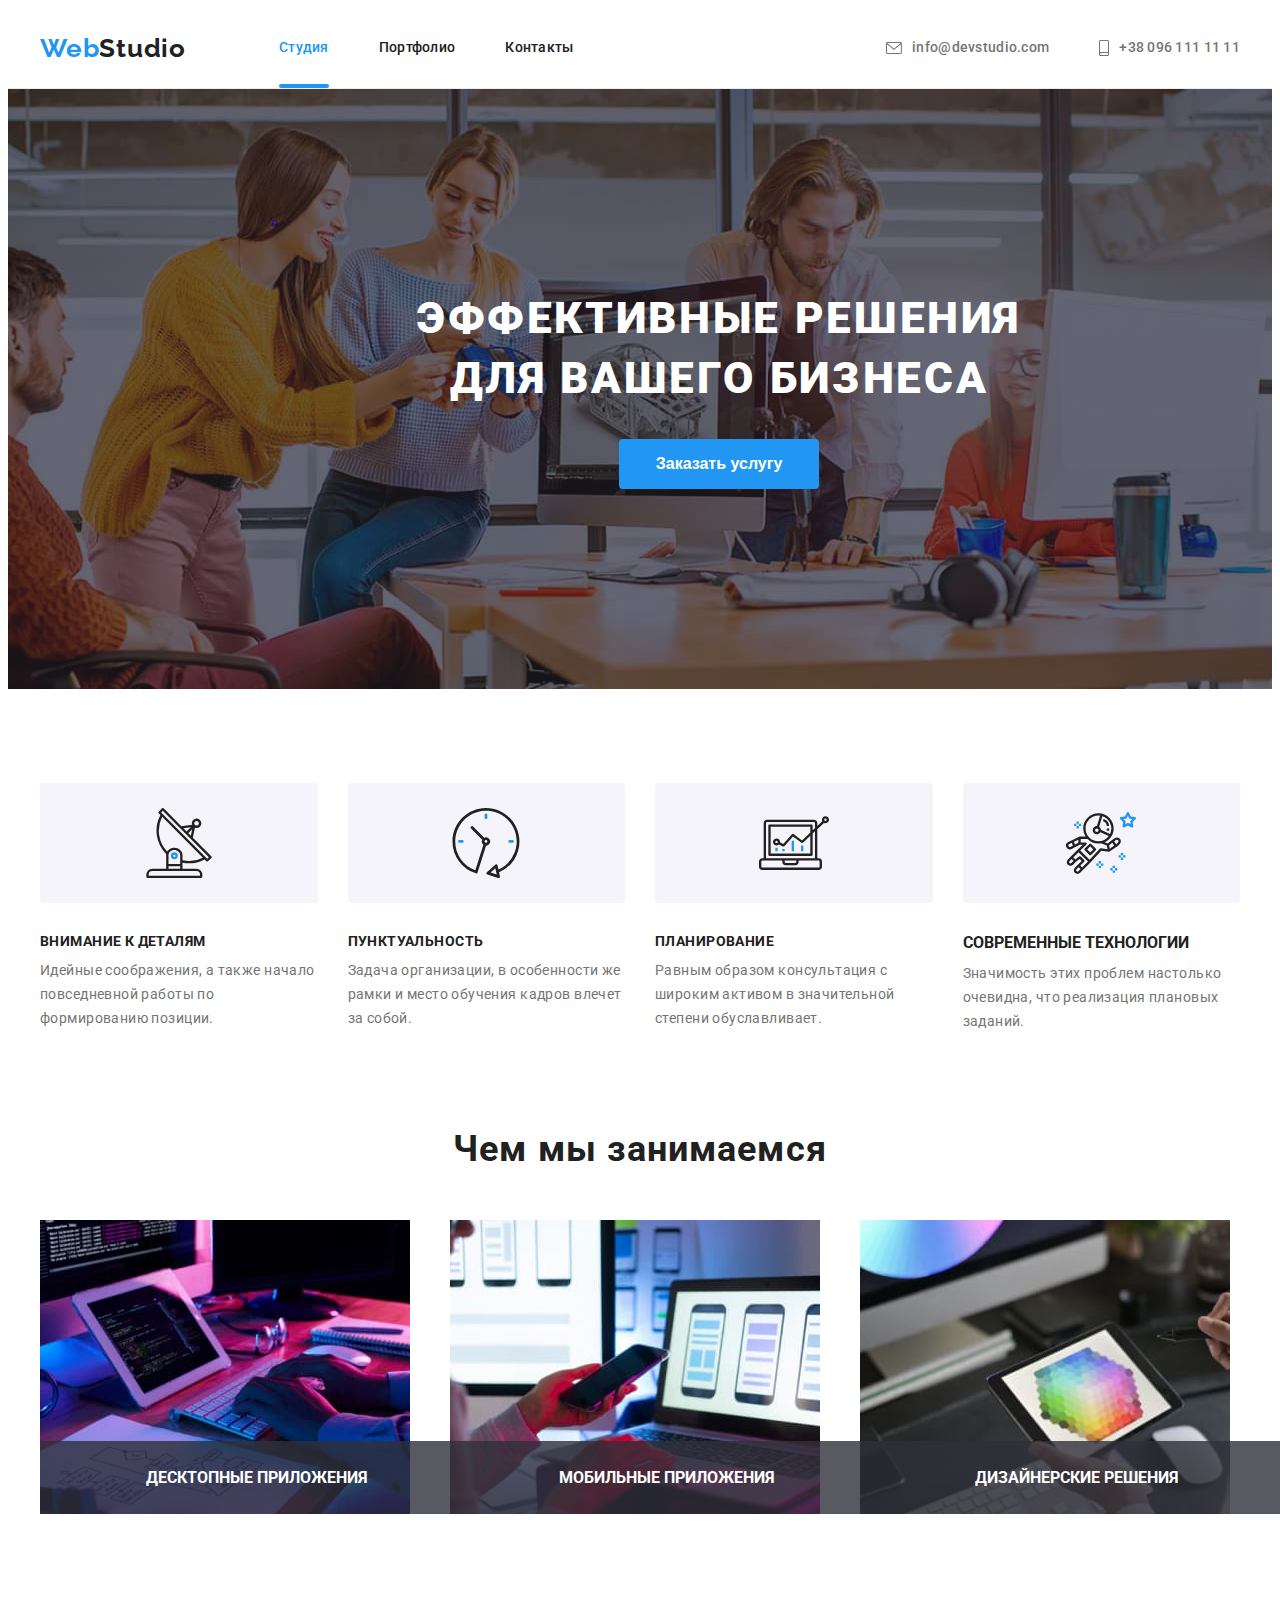
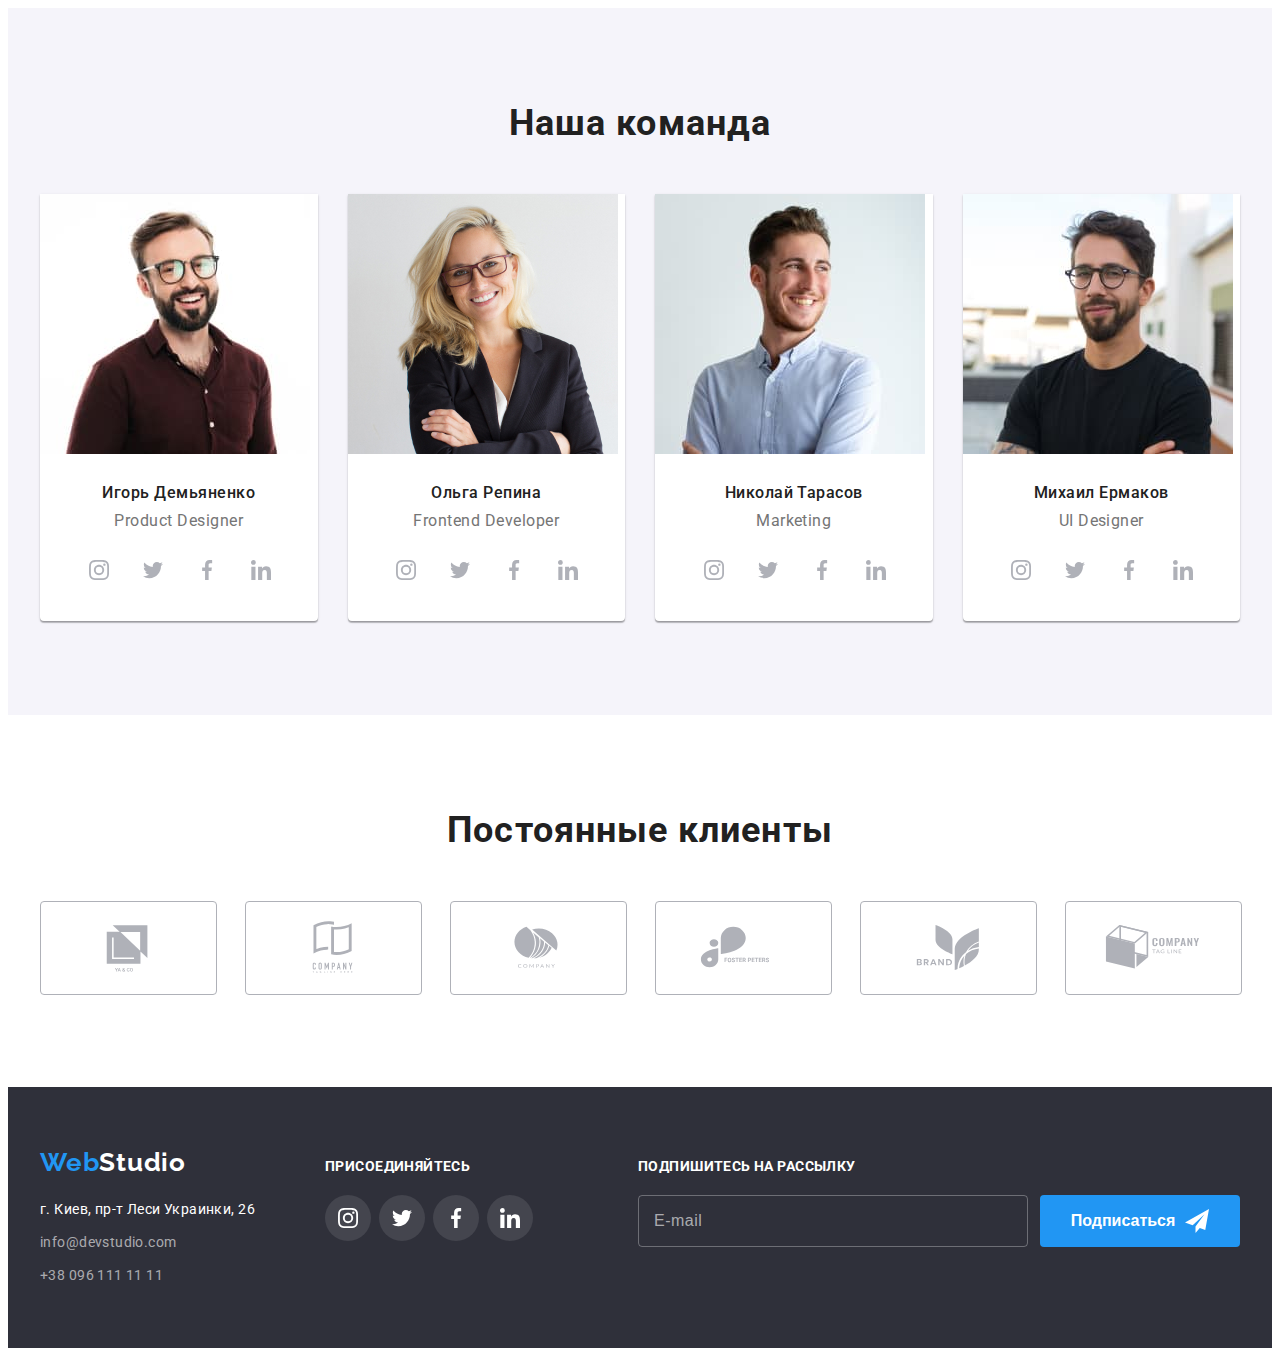
<file: index.html>
<!DOCTYPE html>
<html lang="ru">
  <head>
    <meta charset="UTF-8" />
    <meta http-equiv="X-UA-Compatible" content="IE=edge" />
    <meta name="viewport" content="width=device-width, initial-scale=1.0" />
    <title>Студия</title>
    <link rel="preconnect" href="https://fonts.googleapis.com" />
    <link rel="preconnect" href="https://fonts.gstatic.com" crossorigin />
    <link
      href="https://fonts.googleapis.com/css2?family=Raleway:wght@700&family=Roboto:wght@400;500;700;900&display=swap"
      rel="stylesheet"
    />
    <link
      rel="stylesheet"
      href="https://cdnjs.cloudflare.com/ajax/libs/modern-normalize/1.1.0/modern-normalize.min.css"
      integrity="sha512-wpPYUAdjBVSE4KJnH1VR1HeZfpl1ub8YT/NKx4PuQ5NmX2tKuGu6U/JRp5y+Y8XG2tV+wKQpNHVUX03MfMFn9Q=="
      crossorigin="anonymous"
      referrerpolicy="no-referrer"
    />
    <link rel="stylesheet" href="./css/main.min.css" />
  </head>
  <body>
    <!--________________________ Хедер_______________________________________-->
    <header class="header">
      <div class="container header__container">
        <a href="./index.html" class="logo header__logo link"
          >Web<span class="logo--black">Studio</span></a
        >
        <nav class="navigation">
          <ul class="navigation__list list">
            <li class="navigation__item">
              <a href="./index.html" class="navigation__link current link"
                >Студия</a
              >
            </li>
            <li class="navigation__item">
              <a href="./portfolio.html" class="navigation__link link"
                >Портфолио</a
              >
            </li>
            <li class="navigation__item">
              <a href="" class="navigation__link link">Контакты</a>
            </li>
          </ul>
        </nav>

        <ul class="contacts list">
          <li class="contacts__item">
            <a href="mailto:info@devstudio.com" class="contacts__link link"
              ><svg class="icon contacts__icon" width="16" height="12">
                <use href="./images/icon.svg#icon-envelope"></use></svg
              >info@devstudio.com</a
            >
          </li>
          <li class="contacts__item">
            <a href="tel:+380961111111" class="contacts__link link">
              <svg class="icon contacts__icon" width="10" height="16">
                <use href="./images/icon.svg#icon-smartphone"></use></svg
              >+38 096 111 11 11</a
            >
          </li>
        </ul>

        <button class="btn btn-menu-open" type="button" data-menu-open>
          <svg class="menu__icon-open" width="40" height="40" data-menu-open>
            <use href="./images/icon.svg#icon-menu"></use>
          </svg>
        </button>
      </div>

      <!--_________________ Мобильное меню ________________-->
      <div class="mobile-menu" data-menu>
        <div class="mobile-container">
          <div class="mobile-menu-top">
            <button class="btn btn-menu-close" type="button" data-menu-close>
              <svg
                class="menu__icon-close"
                width="40"
                height="40"
                data-menu-close
              >
                <use href="./images/icon.svg#icon-close-menu"></use>
              </svg>
            </button>
            <nav class="mob-navigation">
              <ul class="mob-navigation__list list">
                <li class="mob-navigation__item">
                  <a
                    href="./index.html"
                    class="mob-navigation__link current link"
                    >Студия</a
                  >
                </li>
                <li class="mob-navigation__item">
                  <a href="./portfolio.html" class="mob-navigation__link link"
                    >Портфолио</a
                  >
                </li>
                <li class="mob-navigation__item">
                  <a href="" class="mob-navigation__link link">Контакты</a>
                </li>
              </ul>
            </nav>
          </div>
          <div class="mobile-menu-bottom">
            <ul class="mob-contacts list">
              <li class="mob-contacts__item">
                <a href="tel:+380961111111" class="mob-contacts__link link">
                  +38 096 111 11 11</a
                >
              </li>
              <li class="mob-contacts__item">
                <a
                  href="mailto:info@devstudio.com"
                  class="mob-contacts__link link"
                  >info@devstudio.com</a
                >
              </li>
            </ul>

            <ul class="mob-socials list">
              <li class="mob-socials__item">
                <a href="" class="mob-socials__link link">Instagram</a>
              </li>
              <li class="mob-socials__item">
                <a href="" class="mob-socials__link link">Twitter</a>
              </li>
              <li class="mob-socials__item">
                <a href="" class="mob-socials__link link">Facebook</a>
              </li>
              <li class="mob-socials__item">
                <a href="" class="mob-socials__link link">LinkedIn</a>
              </li>
            </ul>
          </div>
        </div>
      </div>
    </header>

    <main>
      <!--__________________________Герой ____________________________-->
      <section class="hero">
        <div class="container">
          <h1 class="hero__title">
            Эффективные решения <br />
            для вашего бизнеса
          </h1>
          <button
            class="button--center button btn"
            type="button"
            data-modal-open
          >
            Заказать услугу
          </button>
        </div>
      </section>

      <!--________________________ Преимущества ______________________-->
      <section class="section features">
        <div class="container">
          <h2 class="visually-hidden">Преимущества</h2>
          <ul class="card-set features__list list">
            <li class="card-set-item features__item">
              <div class="features__wrapper">
                <svg class="icon features__icon" width="70" height="70">
                  <use href="./images/icon.svg#icon-antenna"></use>
                </svg>
              </div>
              <h3 class="features__title item-title">Внимание к деталям</h3>
              <p class="features__text">
                Идейные соображения, а также начало повседневной работы по
                формированию позиции.
              </p>
            </li>
            <li class="card-set-item features__item">
              <div class="features__wrapper">
                <svg class="icon features__icon" width="70" height="70">
                  <use href="./images/icon.svg#icon-clock"></use>
                </svg>
              </div>
              <h3 class="features__title item-title">Пунктуальность</h3>
              <p class="features__text">
                Задача организации, в особенности же рамки и место обучения
                кадров влечет за собой.
              </p>
            </li>
            <li class="card-set-item features__item">
              <div class="features__wrapper">
                <svg class="icon features__icon" width="70" height="70">
                  <use href="./images/icon.svg#icon-diagram"></use>
                </svg>
              </div>
              <h3 class="features__title item-title">Планирование</h3>
              <p class="features__text">
                Равным образом консультация с широким активом в значительной
                степени обуславливает.
              </p>
            </li>
            <li class="card-set-item features__item">
              <div class="features__wrapper">
                <svg class="icon features__icon" width="70" height="70">
                  <use href="./images/icon.svg#icon-astronaut"></use>
                </svg>
              </div>
              <h3 class="features__title">Современные технологии</h3>
              <p class="features__text">
                Значимость этих проблем настолько очевидна, что реализация
                плановых заданий.
              </p>
            </li>
          </ul>
        </div>
      </section>
      <!--______________________ Чем мы занимаемся______________________-->
      <section class="section doing">
        <div class="container">
          <h2 class="section-title doing__header">Чем мы занимаемся</h2>
          <ul class="card-set doing__list list">
            <li class="card-set-item doing__item">
              <picture>
                <source
                  srcset="./images/main1.jpg 1x, ./images/main1@2x.jpg 2x"
                  media="(min-width: 1200px)"
                />
                <img
                  src="./images/main1.jpg"
                  alt="our-gualities-1"
                  width="370"
                />
              </picture>
              <h3 class="doing__title">Десктопные приложения</h3>
            </li>
            <li class="card-set-item doing__item">
              <picture>
                <source
                  srcset="./images/main2.jpg 1x, ./images/main2@2x.jpg 2x"
                  media="(min-width: 1200px)"
                />
                <img
                  src="./images/main2.jpg"
                  alt="our-gualities-2"
                  width="370"
                />
              </picture>

              <h3 class="doing__title">Мобильные приложения</h3>
            </li>
            <li class="card-set-item doing__item">
              <picture>
                <source
                  srcset="./images/main3.jpg 1x, ./images/main3@2x.jpg 2x"
                  media="(min-width: 1200px)"
                />
                <img
                  src="./images/main3.jpg"
                  alt="our-gualities-3"
                  width="370"
                />
              </picture>
              <h3 class="doing__title">Дизайнерские решения</h3>
            </li>
          </ul>
        </div>
      </section>
      <!--_______________________Наша команда ______________________________-->
      <section class="section team">
        <div class="container">
          <h2 class="section-title team__header">Наша команда</h2>
          <ul class="card-set team__list list">
            <li class="card-set-item team__item">
              <picture>
                <source
                  srcset="
                    ./images/photo1_mobile.jpg    1x,
                    ./images/photo1_mobile@2x.jpg 2x
                  "
                  media="(max-width: 767px)"
                />
                <source
                  srcset="
                    ./images/photo1_tablet.jpg    1x,
                    ./images/photo1_tablet@2x.jpg 2x
                  "
                  media="(max-width: 1199px)"
                />
                <source
                  srcset="
                    ./images/photo1_desktop.jpg    1x,
                    ./images/photo1_desktop@2x.jpg 2x
                  "
                  media="(min-width: 1200px)"
                />
                <img src="./images/photo1_mobile.jpg" alt="team-member-1" />
              </picture>
              <div class="team__info">
                <h3 class="team__title">Игорь Демьяненко</h3>
                <p class="team__text">Product Designer</p>
                <ul class="socials list">
                  <li class="socials__item">
                    <a href="" class="socials__link link">
                      <svg class="socials__icon" width="20" height="20">
                        <use href="./images/icon.svg#icon-instagram"></use>
                      </svg>
                    </a>
                  </li>
                  <li class="socials__item">
                    <a href="" class="socials__link link">
                      <svg class="socials__icon" width="20" height="20">
                        <use href="./images/icon.svg#icon-twitter"></use>
                      </svg>
                    </a>
                  </li>
                  <li class="socials__item">
                    <a href="" class="socials__link link">
                      <svg class="socials__icon" width="20" height="20">
                        <use href="./images/icon.svg#icon-facebook"></use>
                      </svg>
                    </a>
                  </li>
                  <li class="socials__item">
                    <a href="" class="socials__link link">
                      <svg class="socials__icon" width="20" height="20">
                        <use href="./images/icon.svg#icon-linkedin"></use>
                      </svg>
                    </a>
                  </li>
                </ul>
              </div>
            </li>
            <li class="card-set-item team__item">
              <picture>
                <source
                  srcset="
                    ./images/photo2_mobile.jpg    1x,
                    ./images/photo2_mobile@2x.jpg 2x
                  "
                  media="(max-width: 767px)"
                />
                <source
                  srcset="
                    ./images/photo2_tablet.jpg    1x,
                    ./images/photo2_tablet@2x.jpg 2x
                  "
                  media="(max-width: 1199px)"
                />
                <source
                  srcset="
                    ./images/photo2_desktop.jpg    1x,
                    ./images/photo2_desktop@2x.jpg 2x
                  "
                  media="(min-width: 1200px)"
                />
                <img src="./images/photo2_mobile.jpg" alt="team-member-2" />
              </picture>

              <div class="team__info">
                <h3 class="team__title">Ольга Репина</h3>
                <p class="team__text">Frontend Developer</p>
                <ul class="socials list">
                  <li class="socials__item">
                    <a href="" class="socials__link link">
                      <svg class="socials__icon" width="20" height="20">
                        <use href="./images/icon.svg#icon-instagram"></use>
                      </svg>
                    </a>
                  </li>
                  <li class="socials__item">
                    <a href="" class="socials__link link">
                      <svg class="socials__icon" width="20" height="20">
                        <use href="./images/icon.svg#icon-twitter"></use>
                      </svg>
                    </a>
                  </li>
                  <li class="socials__item">
                    <a href="" class="socials__link link">
                      <svg class="socials__icon" width="20" height="20">
                        <use href="./images/icon.svg#icon-facebook"></use>
                      </svg>
                    </a>
                  </li>
                  <li class="socials__item">
                    <a href="" class="socials__link link">
                      <svg class="socials__icon" width="20" height="20">
                        <use href="./images/icon.svg#icon-linkedin"></use>
                      </svg>
                    </a>
                  </li>
                </ul>
              </div>
            </li>
            <li class="card-set-item team__item">
              <picture>
                <source
                  srcset="
                    ./images/photo3_mobile.jpg    1x,
                    ./images/photo3_mobile@2x.jpg 2x
                  "
                  media="(max-width: 767px)"
                />
                <source
                  srcset="
                    ./images/photo3_tablet.jpg    1x,
                    ./images/photo3_tablet@2x.jpg 2x
                  "
                  media="(max-width: 1199px)"
                />
                <source
                  srcset="
                    ./images/photo3_desktop.jpg    1x,
                    ./images/photo3_desktop@2x.jpg 2x
                  "
                  media="(min-width: 1200px)"
                />
                <img src="./images/photo3_mobile.jpg" alt="team-member-3" />
              </picture>

              <div class="team__info">
                <h3 class="team__title">Николай Тарасов</h3>
                <p class="team__text">Marketing</p>
                <ul class="socials list">
                  <li class="socials__item">
                    <a href="" class="socials__link link">
                      <svg class="socials__icon" width="20" height="20">
                        <use href="./images/icon.svg#icon-instagram"></use>
                      </svg>
                    </a>
                  </li>
                  <li class="socials__item">
                    <a href="" class="socials__link link">
                      <svg class="socials__icon" width="20" height="20">
                        <use href="./images/icon.svg#icon-twitter"></use>
                      </svg>
                    </a>
                  </li>
                  <li class="socials__item">
                    <a href="" class="socials__link link">
                      <svg class="socials__icon" width="20" height="20">
                        <use href="./images/icon.svg#icon-facebook"></use>
                      </svg>
                    </a>
                  </li>
                  <li class="socials__item">
                    <a href="" class="socials__link link">
                      <svg class="socials__icon" width="20" height="20">
                        <use href="./images/icon.svg#icon-linkedin"></use>
                      </svg>
                    </a>
                  </li>
                </ul>
              </div>
            </li>
            <li class="card-set-item team__item">
              <picture>
                <source
                  srcset="
                    ./images/photo4_mobile.jpg    1x,
                    ./images/photo4_mobile@2x.jpg 2x
                  "
                  media="(max-width: 767px)"
                />
                <source
                  srcset="
                    ./images/photo4_tablet.jpg    1x,
                    ./images/photo4_tablet@2x.jpg 2x
                  "
                  media="(max-width: 1199px)"
                />
                <source
                  srcset="
                    ./images/photo4_desktop.jpg    1x,
                    ./images/photo4_desktop@2x.jpg 2x
                  "
                  media="(min-width: 1200px)"
                />
                <img src="./images/photo4_mobile.jpg" alt="team-member-4" />
              </picture>

              <div class="team__info">
                <h3 class="team__title">Михаил Ермаков</h3>
                <p class="team__text">UI Designer</p>
                <ul class="socials list">
                  <li class="socials__item">
                    <a href="" class="socials__link link">
                      <svg class="socials__icon" width="20" height="20">
                        <use href="./images/icon.svg#icon-instagram"></use>
                      </svg>
                    </a>
                  </li>
                  <li class="socials__item">
                    <a href="" class="socials__link link">
                      <svg class="socials__icon" width="20" height="20">
                        <use href="./images/icon.svg#icon-twitter"></use>
                      </svg>
                    </a>
                  </li>
                  <li class="socials__item">
                    <a href="" class="socials__link link">
                      <svg class="socials__icon" width="20" height="20">
                        <use href="./images/icon.svg#icon-facebook"></use>
                      </svg>
                    </a>
                  </li>
                  <li class="socials__item">
                    <a href="" class="socials__link link">
                      <svg class="socials__icon" width="20" height="20">
                        <use href="./images/icon.svg#icon-linkedin"></use>
                      </svg>
                    </a>
                  </li>
                </ul>
              </div>
            </li>
          </ul>
        </div>
      </section>

      <!-- _________________________Постоянные клиенты_________________________ -->
      <section class="clients section">
        <div class="container">
          <h2 class="clients__header section-title">Постоянные клиенты</h2>
          <ul class="card-set clients__list list">
            <li class="card-set-item clients__item">
              <a href="" class="clients__link link">
                <svg class="clients__icon" width="106" height="60">
                  <use href="./images/icon.svg#icon-logo-1"></use>
                </svg>
              </a>
            </li>
            <li class="card-set-item clients__item">
              <a href="" class="clients__link link">
                <svg class="clients__icon" width="106" height="60">
                  <use href="./images/icon.svg#icon-logo-2"></use>
                </svg>
              </a>
            </li>
            <li class="card-set-item clients__item">
              <a href="" class="clients__link link">
                <svg class="clients__icon" width="106" height="60">
                  <use href="./images/icon.svg#icon-logo-3"></use>
                </svg>
              </a>
            </li>
            <li class="card-set-item clients__item">
              <a href="" class="clients__link link">
                <svg class="clients__icon" width="106" height="60">
                  <use href="./images/icon.svg#icon-logo-4"></use>
                </svg>
              </a>
            </li>
            <li class="card-set-item clients__item">
              <a href="" class="clients__link link">
                <svg class="clients__icon" width="106" height="60">
                  <use href="./images/icon.svg#icon-logo-5"></use>
                </svg>
              </a>
            </li>
            <li class="card-set-item clients__item">
              <a href="" class="clients__link link">
                <svg class="clients__icon" width="106" height="60">
                  <use href="./images/icon.svg#icon-logo-6"></use>
                </svg>
              </a>
            </li>
          </ul>
        </div>
      </section>
    </main>
    <!--____________________________ Футер ___________________________________-->
    <footer class="footer">
      <div class="container footer__container">
        <div class="footer__content">
          <div class="footer__info">
            <a href="./index.html" class="logo footer__logo link"
              >Web<span class="logo--white">Studio</span></a
            >
            <address class="footer__address">
              г. Киев, пр-т Леси Украинки, 26
              <ul class="footer__list list">
                <li class="footer__item">
                  <a href="mailto:info@devstudio.com" class="footer__link link"
                    >info@devstudio.com</a
                  >
                </li>
                <li class="footer__item">
                  <a href="tel:+380961111111" class="footer__link link"
                    >+38 096 111 11 11</a
                  >
                </li>
              </ul>
            </address>
          </div>

          <div class="footer__socials">
            <b class="footer__text">Присоединяйтесь</b>
            <ul class="socials list">
              <li class="socials__item">
                <a href="" class="socials__link link">
                  <svg class="socials__icon" width="20" height="20">
                    <use href="./images/icon.svg#icon-instagram"></use>
                  </svg>
                </a>
              </li>
              <li class="socials__item">
                <a href="" class="socials__link link">
                  <svg class="socials__icon" width="20" height="20">
                    <use href="./images/icon.svg#icon-twitter"></use>
                  </svg>
                </a>
              </li>
              <li class="socials__item">
                <a href="" class="socials__link link">
                  <svg class="socials__icon" width="20" height="20">
                    <use href="./images/icon.svg#icon-facebook"></use>
                  </svg>
                </a>
              </li>
              <li class="socials__item">
                <a href="" class="socials__link link">
                  <svg class="socials__icon" width="20" height="20">
                    <use href="./images/icon.svg#icon-linkedin"></use>
                  </svg>
                </a>
              </li>
            </ul>
          </div>
        </div>

        <div class="footer__subscribe">
          <form class="form-subscribe">
            <b class="form-subscribe__title footer__text"
              >Подпишитесь на рассылку</b
            >
            <div class="form-subscribe__wrapper">
              <input
                type="email"
                name="email"
                placeholder="E-mail"
                class="form-subscribe__input"
              />
              <button type="submit" class="btn button form-subscribe__btn">
                Подписаться
                <svg class="form-subscribe__icon" width="24" height="24">
                  <use href="./images/icon.svg#icon-send"></use>
                </svg>
              </button>
            </div>
          </form>
        </div>
      </div>
    </footer>

    <!-- ___________________Модальное окно_____________________ -->
    <div class="backdrop is-hidden" data-modal>
      <div class="modal">
        <button class="btn modal__btn" type="button" data-modal-close>
          <svg class="modal__icon" width="18" height="18" data-modal-close>
            <use href="./images/icon.svg#icon-btn-close"></use>
          </svg>
        </button>

        <b class="modal__header">Оставьте свои данные, мы вам перезвоним</b>

        <form class="form" name="modal-form" autocomplete="on" novalidate>
          <div class="form__field">
            <label class="form__label" for="username">Имя</label>
            <div class="form__wrap">
              <input
                class="form__input"
                type="text"
                name="username"
                required
                id="username"
              />
              <svg class="form__icon" width="18" height="18">
                <use href="./images/icon.svg#icon-person"></use>
              </svg>
            </div>
          </div>

          <div class="form__field">
            <label class="form__label" for="phone-number">Телефон</label>
            <div class="form__wrap">
              <input
                class="form__input"
                type="tel"
                name="phone-number"
                required
                id="phone-number"
              />
              <svg class="form__icon" width="18" height="18">
                <use href="./images/icon.svg#icon-phone"></use>
              </svg>
            </div>
          </div>

          <div class="form__field">
            <label class="form__label" for="email">Почта</label>
            <div class="form__wrap">
              <input class="form__input" type="email" name="email" id="email" />
              <svg class="form__icon" width="18" height="18">
                <use href="./images/icon.svg#icon-email"></use>
              </svg>
            </div>
          </div>

          <div class="form__comment">
            <label class="form__label" for="comment">Комментарий </label>
            <div class="form__wrap">
              <textarea
                class="form__textarea"
                name="comment"
                placeholder="Введите текст"
                id="comment"
              ></textarea>
            </div>
          </div>

          <div class="form__check">
            <input
              class="form__check-input visually-hidden"
              type="checkbox"
              name="privacy"
              id="privacy"
              value="true"
            />

            <label class="form__check-lable" for="privacy">
              <span class="form__custom-check">
                <svg class="form__check-icon" width="11" height="8">
                  <use href="./images/icon.svg#icon-check"></use>
                </svg>
              </span>
              <span class="text-privacy"
                >Соглашаюсь с рассылкой и принимаю&nbsp;
                <a href="" class="form__link link" target="_blank">
                  Условия договора</a
                ></span
              >
            </label>
          </div>

          <button class="button btn" type="submit">Отправить</button>
        </form>
      </div>
    </div>

    <script src="./js/modal.js"></script>
    <script src="./js/mobile-menu.js"></script>
  </body>
</html>
</file>
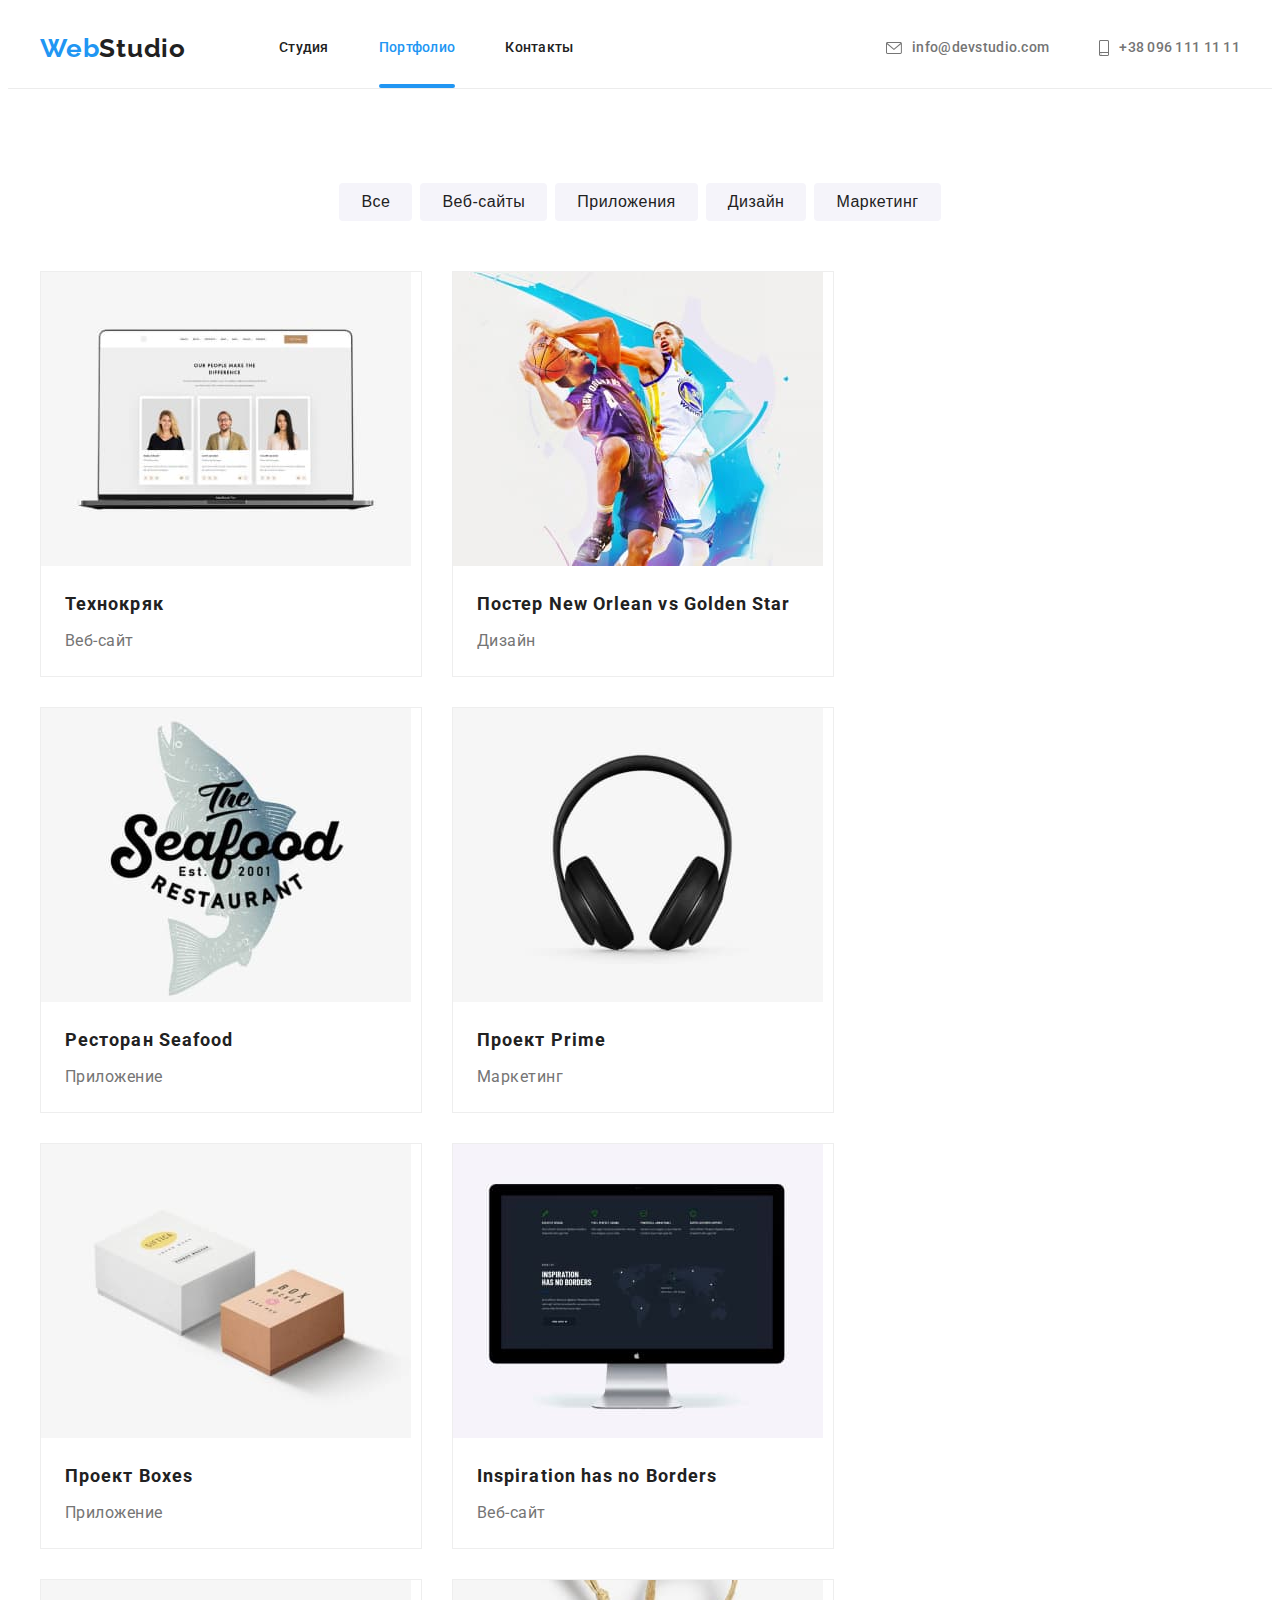
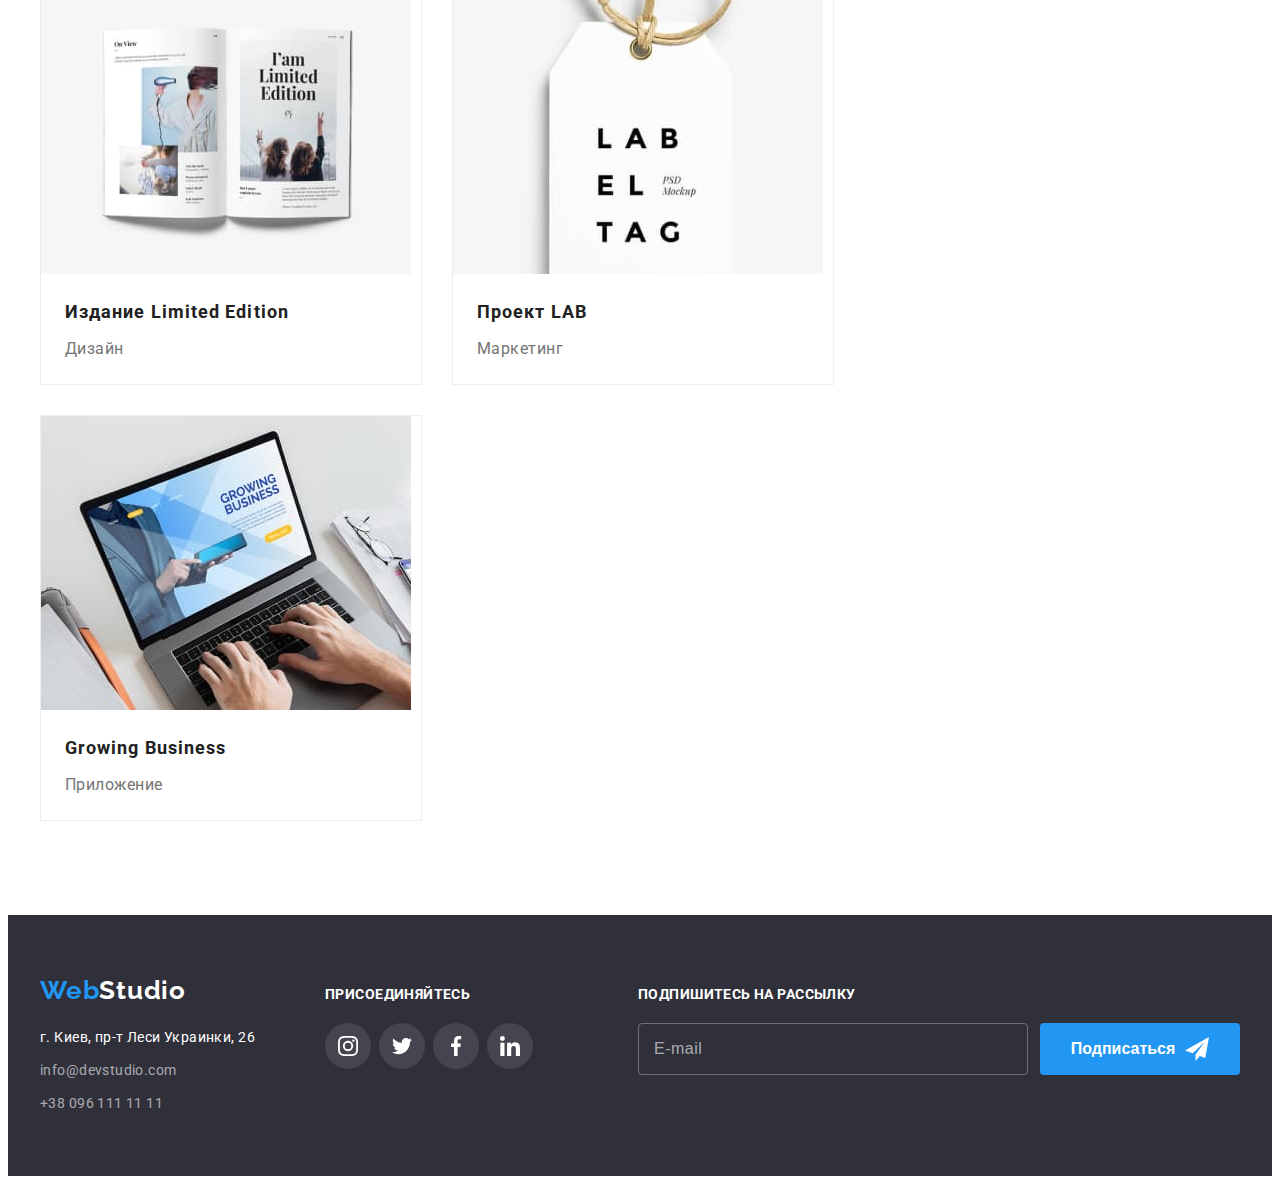
<file: portfolio.html>
<!DOCTYPE html>
<html lang="ru">
  <head>
    <meta charset="UTF-8" />
    <meta http-equiv="X-UA-Compatible" content="IE=edge" />
    <meta name="viewport" content="width=device-width, initial-scale=1.0" />
    <title>Портфолио</title>
    <link rel="preconnect" href="https://fonts.googleapis.com" />
    <link rel="preconnect" href="https://fonts.gstatic.com" crossorigin />
    <link
      href="https://fonts.googleapis.com/css2?family=Raleway:wght@700&family=Roboto:wght@400;500;700;900&display=swap"
      rel="stylesheet"
    />
    <link
      rel="stylesheet"
      href="https://cdnjs.cloudflare.com/ajax/libs/modern-normalize/1.1.0/modern-normalize.min.css"
      integrity="sha512-wpPYUAdjBVSE4KJnH1VR1HeZfpl1ub8YT/NKx4PuQ5NmX2tKuGu6U/JRp5y+Y8XG2tV+wKQpNHVUX03MfMFn9Q=="
      crossorigin="anonymous"
      referrerpolicy="no-referrer"
    />
    <link rel="stylesheet" href="./css/main.min.css" />
  </head>
  <body>
    <!--__________________________ Хедер ________________________________-->
    <header class="header">
      <div class="container header__container">
        <a href="./index.html" class="logo header__logo link"
          >Web<span class="logo--black">Studio</span></a
        >
        <nav class="navigation">
          <ul class="navigation__list list">
            <li class="navigation__item">
              <a href="./index.html" class="navigation__link link">Студия</a>
            </li>
            <li class="navigation__item">
              <a href="./portfolio.html" class="navigation__link current link"
                >Портфолио</a
              >
            </li>
            <li class="navigation__item">
              <a href="" class="navigation__link link">Контакты</a>
            </li>
          </ul>
        </nav>

        <ul class="contacts list">
          <li class="contacts__item">
            <a href="mailto:info@devstudio.com" class="contacts__link link"
              ><svg class="icon contacts__icon" width="16" height="12">
                <use href="./images/icon.svg#icon-envelope"></use></svg
              >info@devstudio.com</a
            >
          </li>
          <li class="contacts__item">
            <a href="tel:+380961111111" class="contacts__link link">
              <svg class="icon contacts__icon" width="10" height="16">
                <use href="./images/icon.svg#icon-smartphone"></use></svg
              >+38 096 111 11 11</a
            >
          </li>
        </ul>

        <button class="btn btn-menu-open" type="button" data-menu-open>
          <svg class="menu__icon-open" width="40" height="40" data-menu-open>
            <use href="./images/icon.svg#icon-menu"></use>
          </svg>
        </button>
      </div>

      <!--_________________ Мобильное меню ________________-->
      <div class="mobile-menu" data-menu>
        <div class="mobile-container">
          <div class="mobile-menu-top">
            <button class="btn btn-menu-close" type="button" data-menu-close>
              <svg
                class="menu__icon-close"
                width="40"
                height="40"
                data-menu-close
              >
                <use href="./images/icon.svg#icon-close-menu"></use>
              </svg>
            </button>
            <nav class="mob-navigation">
              <ul class="mob-navigation__list list">
                <li class="mob-navigation__item">
                  <a href="./index.html" class="mob-navigation__link link"
                    >Студия</a
                  >
                </li>
                <li class="mob-navigation__item">
                  <a
                    href="./portfolio.html"
                    class="mob-navigation__link current link"
                    >Портфолио</a
                  >
                </li>
                <li class="mob-navigation__item">
                  <a href="" class="mob-navigation__link link">Контакты</a>
                </li>
              </ul>
            </nav>
          </div>
          <div class="mobile-menu-bottom">
            <ul class="mob-contacts list">
              <li class="mob-contacts__item">
                <a href="tel:+380961111111" class="mob-contacts__link link">
                  +38 096 111 11 11</a
                >
              </li>
              <li class="mob-contacts__item">
                <a
                  href="mailto:info@devstudio.com"
                  class="mob-contacts__link link"
                  >info@devstudio.com</a
                >
              </li>
            </ul>

            <ul class="mob-socials list">
              <li class="mob-socials__item">
                <a href="" class="mob-socials__link link">Instagram</a>
              </li>
              <li class="mob-socials__item">
                <a href="" class="mob-socials__link link">Twitter</a>
              </li>
              <li class="mob-socials__item">
                <a href="" class="mob-socials__link link">Facebook</a>
              </li>
              <li class="mob-socials__item">
                <a href="" class="mob-socials__link link">LinkedIn</a>
              </li>
            </ul>
          </div>
        </div>
      </div>
    </header>

    <main>
      <section class="section projects">
        <div class="container">
          <!--______________________ Фильтр проектов________________________________ -->
          <h1 class="visually-hidden">Наши проекты</h1>
          <ul class="filters list">
            <li class="filters__item">
              <button class="btn filters__btn" type="button">Все</button>
            </li>
            <li class="filters__item">
              <button class="btn filters__btn" type="button">Веб-сайты</button>
            </li>
            <li class="filters__item">
              <button class="btn filters__btn" type="button">Приложения</button>
            </li>
            <li class="filters__item">
              <button class="btn filters__btn" type="button">Дизайн</button>
            </li>
            <li class="filters__item">
              <button class="btn filters__btn" type="button">Маркетинг</button>
            </li>
          </ul>

          <!--________________________Список проектов ____________________________-->
          <ul class="card-set projects list">
            <li class="card-set-item projects__item">
              <a href="" class="projects__link link" target="_blank">
                <div class="projects__thumb">
                  <img src="./images/img1.jpg" alt="Технокряк" width="370" />
                  <p class="projects__overlay-text">
                    Ресурс предлагает комплексные предложения с разным уровнем
                    функционала и сервисов. Все это позволит посетителю получить
                    исчерпывающие сведения о компании или частном лице.
                  </p>
                </div>
                <div class="projects__wrap">
                  <h2 class="projects__title">Технокряк</h2>
                  <p class="projects__group">Веб-сайт</p>
                </div>
              </a>
            </li>
            <li class="card-set-item projects__item">
              <a href="" class="projects__link link" target="_blank">
                <div class="projects__thumb">
                  <img src="./images/img2.jpg" alt="Дизайн" width="370" />
                  <p class="projects__overlay-text">
                    Ресурс предлагает комплексные предложения с разным уровнем
                    функционала и сервисов. Все это позволит посетителю получить
                    исчерпывающие сведения о компании или частном лице.
                  </p>
                </div>
                <div class="projects__wrap">
                  <h2 class="projects__title">
                    Постер New Orlean vs Golden Star
                  </h2>
                  <p class="projects__group">Дизайн</p>
                </div>
              </a>
            </li>
            <li class="card-set-item projects__item">
              <a href="" class="projects__link link" target="_blank">
                <div class="projects__thumb">
                  <img
                    src="./images/img3.jpg"
                    alt="Ресторан Seafood"
                    width="370"
                  />
                  <p class="projects__overlay-text">
                    Ресурс предлагает комплексные предложения с разным уровнем
                    функционала и сервисов. Все это позволит посетителю получить
                    исчерпывающие сведения о компании или частном лице.
                  </p>
                </div>
                <div class="projects__wrap">
                  <h2 class="projects__title">Ресторан Seafood</h2>
                  <p class="projects__group">Приложение</p>
                </div>
              </a>
            </li>
            <li class="card-set-item projects__item">
              <a href="" class="projects__link link" target="_blank">
                <div class="projects__thumb">
                  <img src="./images/img4.jpg" alt="Проект Prime" width="370" />
                  <p class="projects__overlay-text">
                    Ресурс предлагает комплексные предложения с разным уровнем
                    функционала и сервисов. Все это позволит посетителю получить
                    исчерпывающие сведения о компании или частном лице.
                  </p>
                </div>
                <div class="projects__wrap">
                  <h2 class="projects__title">Проект Prime</h2>
                  <p class="projects__group">Маркетинг</p>
                </div>
              </a>
            </li>
            <li class="card-set-item projects__item">
              <a href="" class="projects__link link" target="_blank">
                <div class="projects__thumb">
                  <img src="./images/img5.jpg" alt="Проект Boxes" width="370" />
                  <p class="projects__overlay-text">
                    Ресурс предлагает комплексные предложения с разным уровнем
                    функционала и сервисов. Все это позволит посетителю получить
                    исчерпывающие сведения о компании или частном лице.
                  </p>
                </div>
                <div class="projects__wrap">
                  <h2 class="projects__title">Проект Boxes</h2>
                  <p class="projects__group">Приложение</p>
                </div>
              </a>
            </li>
            <li class="card-set-item projects__item">
              <a href="" class="projects__link link" target="_blank">
                <div class="projects__thumb">
                  <img
                    src="./images/img6.jpg"
                    alt="Inspiration has no Borders"
                    width="370"
                  />
                  <p class="projects__overlay-text">
                    Ресурс предлагает комплексные предложения с разным уровнем
                    функционала и сервисов. Все это позволит посетителю получить
                    исчерпывающие сведения о компании или частном лице.
                  </p>
                </div>
                <div class="projects__wrap">
                  <h2 class="projects__title">Inspiration has no Borders</h2>
                  <p class="projects__group">Веб-сайт</p>
                </div>
              </a>
            </li>
            <li class="card-set-item projects__item">
              <a href="" class="projects__link link" target="_blank">
                <div class="projects__thumb">
                  <img
                    src="./images/img7.jpg"
                    alt="Издание Limited Edition"
                    width="370"
                  />
                  <p class="projects__overlay-text">
                    Ресурс предлагает комплексные предложения с разным уровнем
                    функционала и сервисов. Все это позволит посетителю получить
                    исчерпывающие сведения о компании или частном лице.
                  </p>
                </div>
                <div class="projects__wrap">
                  <h2 class="projects__title">Издание Limited Edition</h2>
                  <p class="projects__group">Дизайн</p>
                </div>
              </a>
            </li>
            <li class="card-set-item projects__item">
              <a href="" class="projects__link link" target="_blank">
                <div class="projects__thumb">
                  <img src="./images/img8.jpg" alt="Проект LAB" width="370" />
                  <p class="projects__overlay-text">
                    Ресурс предлагает комплексные предложения с разным уровнем
                    функционала и сервисов. Все это позволит посетителю получить
                    исчерпывающие сведения о компании или частном лице.
                  </p>
                </div>
                <div class="projects__wrap">
                  <h2 class="projects__title">Проект LAB</h2>
                  <p class="projects__group">Маркетинг</p>
                </div>
              </a>
            </li>
            <li class="card-set-item projects__item">
              <a href="" class="projects__link link" target="_blank">
                <div class="projects__thumb">
                  <img
                    src="./images/img9.jpg"
                    alt="Growing Business"
                    width="370"
                  />
                  <p class="projects__overlay-text">
                    Ресурс предлагает комплексные предложения с разным уровнем
                    функционала и сервисов. Все это позволит посетителю получить
                    исчерпывающие сведения о компании или частном лице.
                  </p>
                </div>
                <div class="projects__wrap">
                  <h2 class="projects__title">Growing Business</h2>
                  <p class="projects__group">Приложение</p>
                </div>
              </a>
            </li>
          </ul>
        </div>
      </section>
    </main>

    <!--______________________________ Футер _____________________________________-->

    <footer class="footer">
      <div class="container footer__container">
        <div class="footer__content">
          <div class="footer__info">
            <a href="./index.html" class="logo footer__logo link"
              >Web<span class="logo--white">Studio</span></a
            >
            <address class="footer__address">
              г. Киев, пр-т Леси Украинки, 26
              <ul class="footer__list list">
                <li class="footer__item">
                  <a href="mailto:info@devstudio.com" class="footer__link link"
                    >info@devstudio.com</a
                  >
                </li>
                <li class="footer__item">
                  <a href="tel:+380961111111" class="footer__link link"
                    >+38 096 111 11 11</a
                  >
                </li>
              </ul>
            </address>
          </div>

          <div class="footer__socials">
            <b class="footer__text">Присоединяйтесь</b>
            <ul class="socials list">
              <li class="socials__item">
                <a href="" class="socials__link link">
                  <svg class="socials__icon" width="20" height="20">
                    <use href="./images/icon.svg#icon-instagram"></use>
                  </svg>
                </a>
              </li>
              <li class="socials__item">
                <a href="" class="socials__link link">
                  <svg class="socials__icon" width="20" height="20">
                    <use href="./images/icon.svg#icon-twitter"></use>
                  </svg>
                </a>
              </li>
              <li class="socials__item">
                <a href="" class="socials__link link">
                  <svg class="socials__icon" width="20" height="20">
                    <use href="./images/icon.svg#icon-facebook"></use>
                  </svg>
                </a>
              </li>
              <li class="socials__item">
                <a href="" class="socials__link link">
                  <svg class="socials__icon" width="20" height="20">
                    <use href="./images/icon.svg#icon-linkedin"></use>
                  </svg>
                </a>
              </li>
            </ul>
          </div>
        </div>

        <div class="footer__subscribe">
          <form class="form-subscribe">
            <b class="form-subscribe__title footer__text"
              >Подпишитесь на рассылку</b
            >
            <div class="form-subscribe__wrapper">
              <input
                type="email"
                name="email"
                placeholder="E-mail"
                class="form-subscribe__input"
              />
              <button type="submit" class="btn button form-subscribe__btn">
                Подписаться
                <svg class="form-subscribe__icon" width="24" height="24">
                  <use href="./images/icon.svg#icon-send"></use>
                </svg>
              </button>
            </div>
          </form>
        </div>
      </div>
    </footer>

    <script src="./js/mobile-menu.js"></script>
  </body>
</html>
</file>
<file: css/main.min.css>
:root{--main-font-family: "Roboto", sans-serif;--font-family-logo: "Raleway", sans-serif;--primary-text-color: #757575;--title-text-color: #212121;--secondary-title-color: #ffffff;--accent-color: #2196f3;--primary-bg-color: #ffffff;--secondary-bg-color: #f5f4fa;--card-gap: 30px;--card-item: 3;--color-icon: #afb1b8;--transition: 250ms cubic-bezier(0.4, 0, 0.2, 1)}h1,h2,h3,h4,h5,h6,p{margin:0}ul{margin:0;padding-left:0}img{display:block;max-width:100%;height:auto}a{color:currentColor}.card-set{display:flex;flex-wrap:wrap;gap:var(--card-gap)}.card-set-item{flex-basis:calc((100% - (var(--card-item) - 1)*var(--card-gap))/var(--card-item))}body{font-family:var(--main-font-family);font-size:14px;background-color:var(--primary-bg-color);color:var(--primary-text-color)}.is-hidden{opacity:0;visibility:hidden;pointer-events:none}.visually-hidden{position:absolute;width:1px;height:1px;margin:-1px;border:0;padding:0;white-space:nowrap;clip-path:inset(100%);clip:rect(0 0 0 0);overflow:hidden}.accent{color:var(--accent-color)}.link{text-decoration:none}.list{list-style:none}.btn{cursor:pointer}.container{width:100%;padding-left:15px;padding-right:15px;margin:0 auto}@media screen and (min-width: 480px){.container{width:480px}}@media screen and (min-width: 768px){.container{width:768px}}@media screen and (min-width: 1200px){.container{width:1200px}}.section{padding-top:60px;padding-bottom:60px}@media screen and (min-width: 1200px){.section{padding-top:94px;padding-bottom:94px}}.section-title{margin-bottom:30px;font-size:28px;font-weight:700;line-height:1.17;letter-spacing:.03em;text-align:center;color:var(--title-text-color)}@media screen and (min-width: 1200px){.section-title{margin-bottom:50px;font-size:36px}}.item-title{font-size:14px;font-weight:700;line-height:1.17;letter-spacing:.03em}.logo{font-family:var(--font-family-logo);font-weight:700;font-size:24px;line-height:1.17;letter-spacing:.03em;color:var(--accent-color)}@media screen and (min-width: 1200px){.logo{font-size:26px}}.logo--white{color:var(--secondary-title-color)}.logo--black{color:var(--title-text-color)}.backdrop{transition:opacity var(--transition),visibility var(--transition);top:0;left:0;position:fixed;width:100%;height:100%;background-color:rgba(0,0,0,.2)}.form{display:flex;flex-direction:column;align-items:center}.form__field,.form__comment{display:flex;width:100%;flex-direction:column;margin-bottom:10px}.form__comment{margin-bottom:20px}.form__label{display:inline-block;margin-bottom:4px;font-size:12px;line-height:1.16;letter-spacing:.01em;color:var(--primary-text-color)}.form__input,.form__textarea{transition:border-color var(--transition);width:100%;height:40px;padding:10px 10px 10px 42px;border:1px solid rgba(33,33,33,.2);box-sizing:border-box;font-size:14px;line-height:1.17;letter-spacing:.01em;color:var(--title-text-color);border-radius:4px;outline:none}.form__input:focus,.form__textarea:focus{border-color:var(--accent-color)}.form__input::placeholder{font-size:14px;line-height:1.17;letter-spacing:.01em;color:rgba(117,117,117,.5)}.form__wrap{position:relative}.form__icon{transition:fill var(--transition);position:absolute;top:50%;left:8px;transform:translateY(-50%);fill:var(--title-text-color)}.form__input:focus+.form__icon{fill:var(--accent-color)}.form__textarea{padding:10px;height:120px;resize:none}.form__check{margin-bottom:30px}.form__check-icon{transition:fill var(--transition);fill:rgba(0,0,0,0)}.form__check-input:checked+.form__check-lable .form__check-icon{fill:var(--secondary-title-color)}.form__check-lable{cursor:pointer;font-size:12px;line-height:1.71;color:var(--primary-text-color);display:flex}@media screen and (min-width: 1200px){.form__check-lable{font-size:14px}}.form__custom-check{transition:border var(--transition),background-color var(--transition);border:2px solid var(--title-text-color);width:16px;height:15px;border-radius:2px;margin-right:7px;display:flex;align-items:center;justify-content:center}.form__check-input:focus+.form__check-lable .form__custom-check{border-color:var(--accent-color)}.form__check-input:checked+.form__check-lable .form__custom-check{background-color:var(--accent-color);border-color:var(--accent-color)}.form__link{color:var(--accent-color);border-bottom:1px solid var(--accent-color)}.modal{transition:transform var(--transition);position:absolute;top:10px;padding:40px;max-height:100%;overflow:auto;background-color:#fff;border-radius:4px}.backdrop.is-hidden .modal{transform:translate(-50%, -50%) scale(0)}@media screen and (min-width: 480px){.modal{left:50%;transform:translate(-50%, 0);max-width:450px;width:100%}}@media screen and (min-width: 768px){.modal{top:50%;transform:translate(-50%, -50%)}}@media screen and (min-width: 1200px){.modal{max-width:528px}}.modal__btn{position:absolute;top:8px;right:8px;display:flex;align-items:center;justify-content:center;border:1px solid rgba(0,0,0,.1);border-radius:50%;width:30px;height:30px;background-color:rgba(0,0,0,0);color:#000}.modal__icon{transition:fill var(--transition);fill:currentColor}.modal__btn:hover .modal__icon,.modal-btn:focus .modal__icon{fill:var(--accent-color)}.modal__header{display:inline-block;margin-bottom:12px;font-style:normal;font-weight:700;font-size:20px;line-height:1.5;text-align:center;letter-spacing:.03em;color:var(--title-text-color)}@media screen and (min-width: 1200px){.modal__header{line-height:1.17}}.text-privacy{display:inline-block}.socials{display:flex;justify-content:center}.socials__item{width:44px;height:44px}.socials__item:not(:last-child){margin-right:10px}.socials__link{transition:background-color var(--transition);display:flex;align-items:center;justify-content:center;width:100%;height:100%;border-radius:50%;border:1px solid rgba(0,0,0,0)}.socials__link:hover,.socials__link:focus{background-color:var(--accent-color)}.socials__link:hover .socials__icon,.socials__link:focus .socials__icon{fill:#fff}.button{transition:background-color var(--transition),box-shadow var(--transition);display:flex;align-items:center;justify-content:center;min-width:200px;padding-top:10px;padding-bottom:10px;border:none;background-color:var(--accent-color);color:var(--secondary-title-color);border-radius:4px;font-weight:700;font-size:16px;line-height:1.88}.button:hover,.button:focus{box-shadow:0px 4px 4px rgba(0,0,0,.15);background-color:#188ce8}.button--center{margin:0 auto}.navigation__list{display:flex;gap:50px}@media screen and (max-width: 767px){.navigation__list{display:none}}.navigation__item{position:relative}.navigation__link{transition:color var(--transition);display:block;align-items:center;justify-content:center;padding-top:32px;padding-bottom:32px;font-weight:500;line-height:1.14;letter-spacing:.02em;color:var(--title-text-color)}.navigation__link:hover,.navigation__link:focus{color:var(--accent-color)}.navigation__link.current{color:var(--accent-color)}.navigation__link.current::after{position:absolute;bottom:0;content:"";display:block;height:4px;width:100%;border-radius:2px;background-color:var(--accent-color)}@media screen and (min-width: 1200px){.contacts{display:flex;gap:50px;margin-left:auto}}@media screen and (max-width: 1199px){.contacts__item:not(:last-child){margin-bottom:10px}}.contacts__link{transition:color var(--transition);font-weight:500;line-height:1.14;letter-spacing:.02em;color:var(--primary-text-color)}@media screen and (max-width: 767px){.contacts__link{display:none}}@media screen and (min-width: 1200px){.contacts__link{display:flex;align-items:center;justify-content:center;padding-top:32px;padding-bottom:32px}}.contacts__link:hover,.contacts__link:focus{color:var(--accent-color)}.contacts__icon{fill:currentColor;margin-right:10px}.contacts__link:hover .contacts__icon,.contacts__link:focus .contacts__icon{fill:currentColor}.contacts--left{margin-left:auto}.form-subscribe__wrapper{display:flex}@media screen and (max-width: 1199px){.form-subscribe__wrapper{flex-direction:column}}.form-subscribe__input{padding:15px;width:100%;border:1px solid rgba(255,255,255,.3);border-radius:4px;background-color:rgba(0,0,0,0);outline:none;font-weight:400;font-size:16px;line-height:1.25;letter-spacing:.03em;color:rgba(255,255,255,.6)}@media screen and (max-width: 1199px){.form-subscribe__input{margin-right:auto;margin-left:auto;margin-bottom:20px}}@media screen and (min-width: 768px){.form-subscribe__input{max-width:450px}}@media screen and (min-width: 1200px){.form-subscribe__input{margin-right:12px;width:358px}}.form-subscribe__input::placeholder{font-weight:400;font-size:16px;line-height:1.25;display:flex;align-items:center;letter-spacing:.03em;color:rgba(255,255,255,.6)}.form-subscribe__btn{max-width:200px;margin-right:auto;margin-left:auto}.form-subscribe__icon{margin-left:10px;fill:currentColor}.mobile-menu{z-index:1;background-color:var(--primary-bg-color);position:fixed;top:0;left:0;width:100%;height:100vh;transform:translateX(100%);opacity:0;transition:transform var(--transition),opacity var(--transition);padding-bottom:48px;padding-left:40px;padding-right:15px;max-height:100%;overflow:auto}.mobile-container{display:flex;flex-direction:column;height:100%;justify-content:space-between;overflow:auto}.mobile-menu.is-open{transform:translateX(0);opacity:1}.btn-menu-open,.btn-menu-close{width:40px;height:40px;padding:0;border:rgba(0,0,0,0);background-color:rgba(0,0,0,0);display:block;margin-left:auto}.btn-menu-close{margin-top:10px}.menu__icon-open{transition:fill var(--transition);fill:#000}.btn-menu-open:hover .menu__icon-open,.btn-menu-open:focus .menu__icon-open{fill:var(--accent-color)}.menu__icon-close{transition:fill var(--transition);fill:var(--title-text-color)}.btn-menu-close:hover .menu__icon-close,.btn-menu-close:focus .menu__icon-close{fill:var(--accent-color)}.mobile-menu-top{margin-bottom:32px}.mob-navigation__item:not(:last-child),.mob-contacts__item:not(:last-child){margin-bottom:32px}.mob-navigation__link{font-weight:500;font-size:40px;line-height:1.12;letter-spacing:.02em;color:var(--title-text-color)}.mob-navigation__link.current{color:var(--accent-color)}.mob-contacts{margin-bottom:64px}.mob-contacts__link{font-weight:500;line-height:1.17;letter-spacing:.02em}.mob-contacts__item:nth-child(1) .mob-contacts__link{font-size:34px;color:var(--accent-color)}@media screen and (max-width: 378px){.mob-contacts__item:nth-child(1) .mob-contacts__link{font-size:28px}}.mob-contacts__item:nth-child(2) .mob-contacts__link{font-size:24px;color:var(--primary-text-color)}.mob-socials{display:flex;flex-wrap:wrap}.mob-socials__item:not(:last-child)::after{content:"";margin-left:10px;margin-right:10px;width:22px;height:0px;border:1px solid rgba(33,33,33,.2);transform:rotate(90deg)}@media screen and (max-width: 420px){.mob-socials__item:not(:last-child)::after{margin-left:7px;margin-right:7px}}.mob-socials__link{font-weight:500;font-size:18px;line-height:1.22;letter-spacing:.02em;color:var(--accent-color)}@media screen and (max-width: 420px){.mob-socials__link{font-size:12px}}.clients{--card-gap: 30px;--card-item: 2}@media screen and (min-width: 768px){.clients{--card-item: 3}}@media screen and (min-width: 1200px){.clients{--card-item: 6}}.clients__item{height:92px}.clients__link{transition:color var(--transition);display:flex;align-items:center;justify-content:center;width:100%;height:100%;border:1px solid;border-radius:4px;color:var(--color-icon)}.clients__link:hover,.clients__link:focus{color:var(--accent-color)}.clients__icon{fill:currentColor}.clients__link:hover .clients__icon,.clients__link:focus .clients__icon{fill:currentColor}@media screen and (max-width: 1199px){.doing{display:none}}@media screen and (min-width: 1200px){.doing{padding-top:0}}.doing__item{position:relative}.doing__title{position:absolute;bottom:0;left:0;width:100%;padding:27px;text-align:center;text-transform:uppercase;background:rgba(47,48,58,.8);color:var(--secondary-title-color)}.features{--card-gap: 30px;--card-item: 1}@media screen and (min-width: 768px){.features{--card-gap: 30px;--card-item: 2}}@media screen and (min-width: 1200px){.features{--card-item: 4}}.features__wrapper{display:flex;align-items:center;justify-content:center;width:100%;height:120px;margin-bottom:30px;background-color:var(--secondary-bg-color);border-radius:4px}.features__title{margin-bottom:10px;text-transform:uppercase;color:var(--title-text-color)}@media screen and (max-width: 480px){.features__title{text-align:center}}.features__text{line-height:1.71;letter-spacing:.03em}.footer{padding-top:60px;padding-bottom:60px;background-color:#2f303a}@media screen and (max-width: 1199px){.footer{text-align:center}}@media screen and (min-width: 1200px){.footer__container{display:flex;align-items:baseline}}@media screen and (max-width: 1199px){.footer__content{margin-bottom:60px}}@media screen and (min-width: 768px){.footer__content{display:flex;align-items:baseline;justify-content:space-around}}@media screen and (max-width: 767px){.footer__info{margin-bottom:60px}}@media screen and (min-width: 1200px){.footer__info{margin-right:70px;justify-content:start}}.footer__logo{display:block;margin-bottom:20px}.footer__address{color:var(--secondary-title-color);font-style:normal;line-height:1.71;letter-spacing:.03em}.footer__list,.footer__item+.footer__item{margin-top:9px}.footer__link{transition:color var(--transition);color:rgba(255,255,255,.6)}.footer__link:hover,.footer__link:focus{color:var(--accent-color)}.footer__text{display:block;margin-bottom:20px;font-weight:700;font-size:14px;line-height:1.17;letter-spacing:.03em;text-transform:uppercase;color:var(--secondary-title-color)}@media screen and (min-width: 1200px){.footer__text{display:flex;justify-content:start}}.footer .socials__link{background-color:rgba(255,255,255,.1)}.footer .socials__link:hover,.footer .socials__link:focus{background-color:var(--accent-color)}.footer .socials__icon{fill:var(--secondary-title-color)}@media screen and (min-width: 1200px){.footer__subscribe{margin-left:auto}}.header{border-bottom:1px solid #ececec;position:relative}.header__container{display:flex;justify-content:space-between;align-items:center}@media screen and (max-width: 767px){.header__logo{margin-top:16px;margin-bottom:16px}}@media screen and (min-width: 1200px){.header__logo{margin-right:93px}}@media screen and (min-width: 768px){.header .btn-menu-open{display:none}}.hero{padding-top:118px;padding-bottom:118px;text-align:center;margin:0 auto;background-color:#2f303a;background-size:cover;background-repeat:no-repeat;background-position:center;background-image:linear-gradient(rgba(47, 48, 58, 0.4), rgba(47, 48, 58, 0.4)),url(../images/hero_480px.jpg);background-repeat:no-repeat;background-position:center;background-size:cover;max-width:1600px}@media(min-device-pixel-ratio: 2),(min-resolution: 192dpi),(min-resolution: 2dppx){.hero{background-image:linear-gradient(rgba(47, 48, 58, 0.4), rgba(47, 48, 58, 0.4)),url(../images/hero_480px@2x.jpg)}}@media screen and (min-width: 768px){.hero{background-image:linear-gradient(rgba(47, 48, 58, 0.4), rgba(47, 48, 58, 0.4)),url(../images/hero_768px.jpg)}}@media screen and (min-width: 768px)and (min-device-pixel-ratio: 2),screen and (min-width: 768px)and (min-resolution: 192dpi),screen and (min-width: 768px)and (min-resolution: 2dppx){.hero{background-image:linear-gradient(rgba(47, 48, 58, 0.4), rgba(47, 48, 58, 0.4)),url(../images/hero_768px@2x.jpg)}}@media screen and (min-width: 1200px){.hero{padding:272px 0 206px 96px;background-image:linear-gradient(rgba(47, 48, 58, 0.4), rgba(47, 48, 58, 0.4)),url(../images/hero_1200px.jpg)}}@media screen and (min-width: 1200px)and (min-device-pixel-ratio: 2),screen and (min-width: 1200px)and (min-resolution: 192dpi),screen and (min-width: 1200px)and (min-resolution: 2dppx){.hero{background-image:linear-gradient(rgba(47, 48, 58, 0.4), rgba(47, 48, 58, 0.4)),url(../images/hero_1200px@2x.jpg)}}@media screen and (min-width: 1200px){.hero{padding-top:200px;padding-bottom:200px}}.hero__title{margin-bottom:30px;margin-left:auto;margin-right:auto;max-width:696px;font-weight:900;font-size:26px;line-height:1.62;letter-spacing:.06em;text-transform:uppercase;color:var(--secondary-title-color)}@media screen and (min-width: 1200px){.hero__title{font-size:44px;line-height:1.36}}.filters{display:flex;flex-wrap:wrap;margin-bottom:50px}@media screen and (min-width: 768px){.filters{justify-content:center}}.filters__item:not(:last-child){margin-right:8px}.filters__btn{transition:color var(--transition),background-color var(--transition),box-shadow var(--transition);display:flex;flex-wrap:nowrap;height:38px;padding-top:6px;padding-right:22px;padding-bottom:6px;padding-left:22px;font-weight:500;font-size:16px;line-height:1.62;letter-spacing:.03em;background-color:var(--secondary-bg-color);color:var(--title-text-color);border:none;border-radius:4px}@media screen and (max-width: 767px){.filters__btn{margin-bottom:15px}}.filters__btn:focus,.filters__btn:hover{color:var(--secondary-title-color);background-color:var(--accent-color);box-shadow:0px 3px 1px rgba(0,0,0,.1),0px 1px 2px rgba(0,0,0,.08),0px 2px 2px rgba(0,0,0,.12)}.projects__item{--card-item: 1;border:1px solid #eee}@media screen and (min-width: 768px){.projects__item{--card-item: 2}}@media screen and (min-width: 1200px){.projects__item{--card-item: 3}}.projects__link{transition:box-shadow var(--transition);display:block;width:100%;height:100%}.projects__link:hover,.projects__link:focus{box-shadow:0px 1px 1px rgba(0,0,0,.12),0px 4px 4px rgba(0,0,0,.06),1px 4px 6px rgba(0,0,0,.16)}.projects__thumb{position:relative;overflow:hidden}.projects__overlay-text{transition:transform var(--transition);transform:translateY(101%);top:0;position:absolute;display:flex;align-items:center;justify-content:center;padding:24px;width:100%;height:100%;font-size:18px;line-height:1.56;letter-spacing:.03em;color:var(--secondary-title-color);background-color:rgba(33,150,243,.9)}@media screen and (max-width: 480px){.projects__overlay-text{font-size:14px}}.projects__link:hover .projects__overlay-text,.projects__link:focus .projects__overlay-text{transform:translateY(0)}.projects__wrap{padding:20px 24px}.projects__title{margin-bottom:4px;font-weight:700;font-size:18px;line-height:2;letter-spacing:.06em;color:var(--title-text-color)}.projects__group{font-size:16px;line-height:1.88;letter-spacing:.03em;color:var(--primary-text-color)}.team{--card-item: 1;background-color:var(--secondary-bg-color)}@media screen and (min-width: 768px){.team{--card-item: 2}}@media screen and (min-width: 1200px){.team{--card-item: 4}}.team__item{box-shadow:0px 1px 3px rgba(0,0,0,.12),0px 1px 1px rgba(0,0,0,.14),0px 2px 1px rgba(0,0,0,.2);border-radius:0px 0px 4px 4px;text-align:center;background-color:var(--primary-bg-color)}.team__info{padding:30px 32px;font-size:16px;line-height:1.17;letter-spacing:.03em}.team__title{margin-bottom:10px;font-weight:500;font-size:inherit;color:var(--title-text-color)}.team__text{margin-bottom:16px}.team .socials__icon{fill:#afb1b8}/*# sourceMappingURL=main.min.css.map */
</file>
